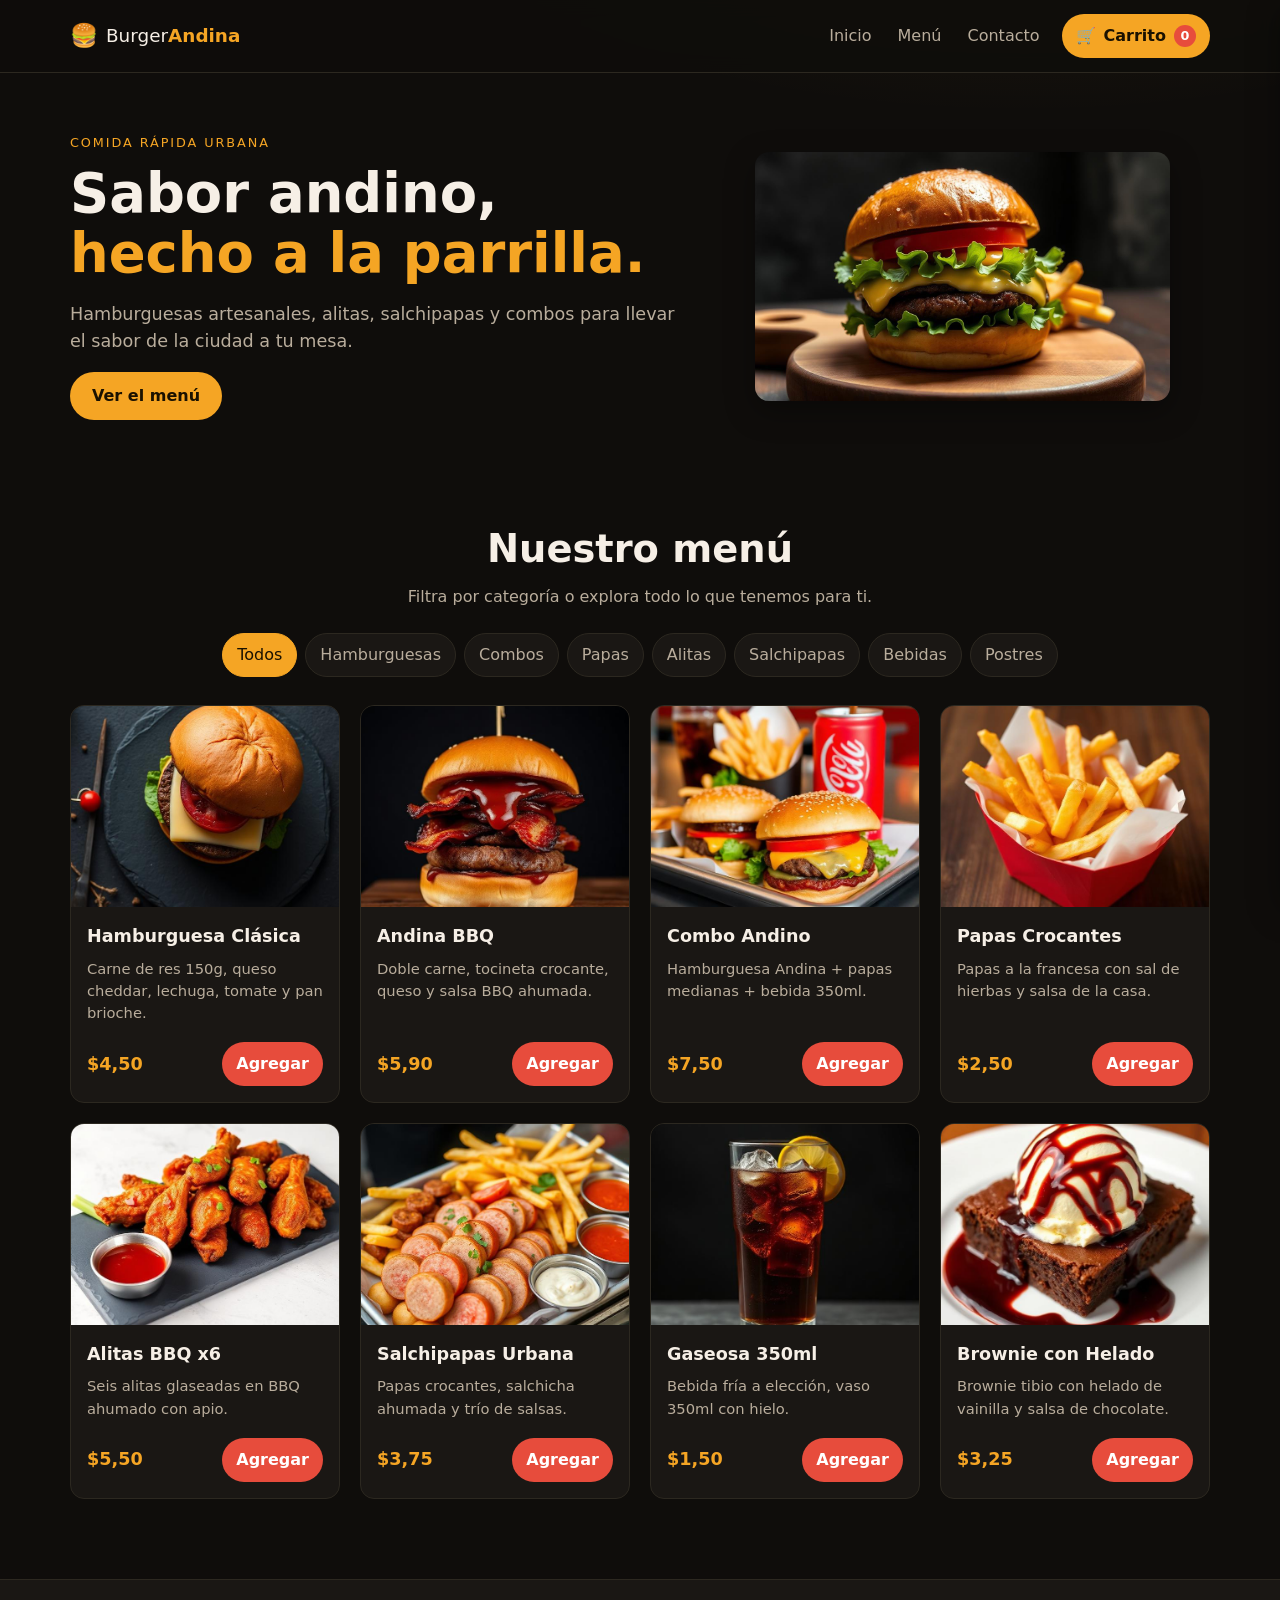
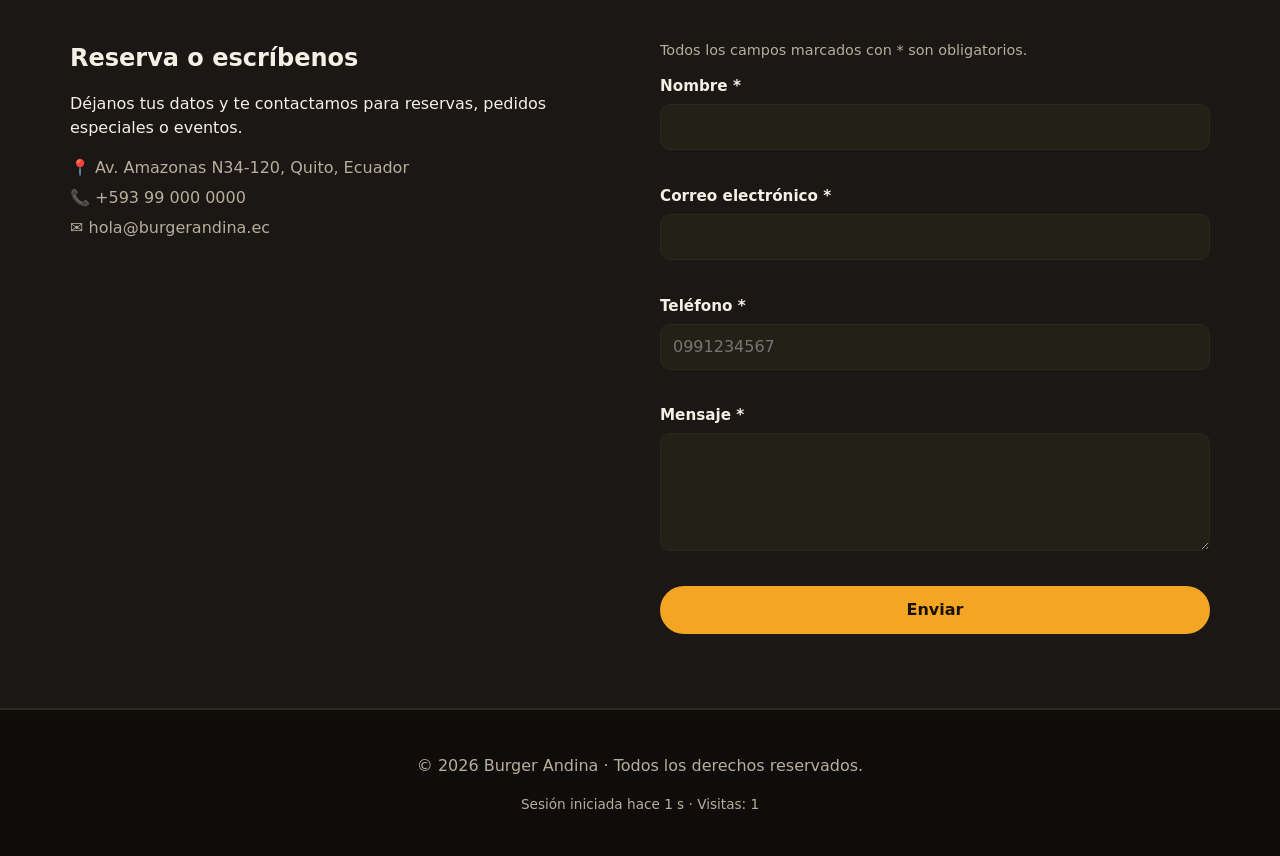
<file: index.html>
<!doctype html>
<html lang="es">
  <head>
    <meta charset="UTF-8" />
    <meta name="viewport" content="width=device-width, initial-scale=1.0" />
    <title>Burger Andina</title>
    <meta http-equiv="refresh" content="0; url=public/burger/" />
    <link rel="canonical" href="public/burger/" />
  </head>
  <body>
    <p>Redirigiendo a <a href="public/burger/">Burger Andina</a>...</p>
    <script>
      window.location.replace('public/burger/');
    </script>
  </body>
</html>
</file>
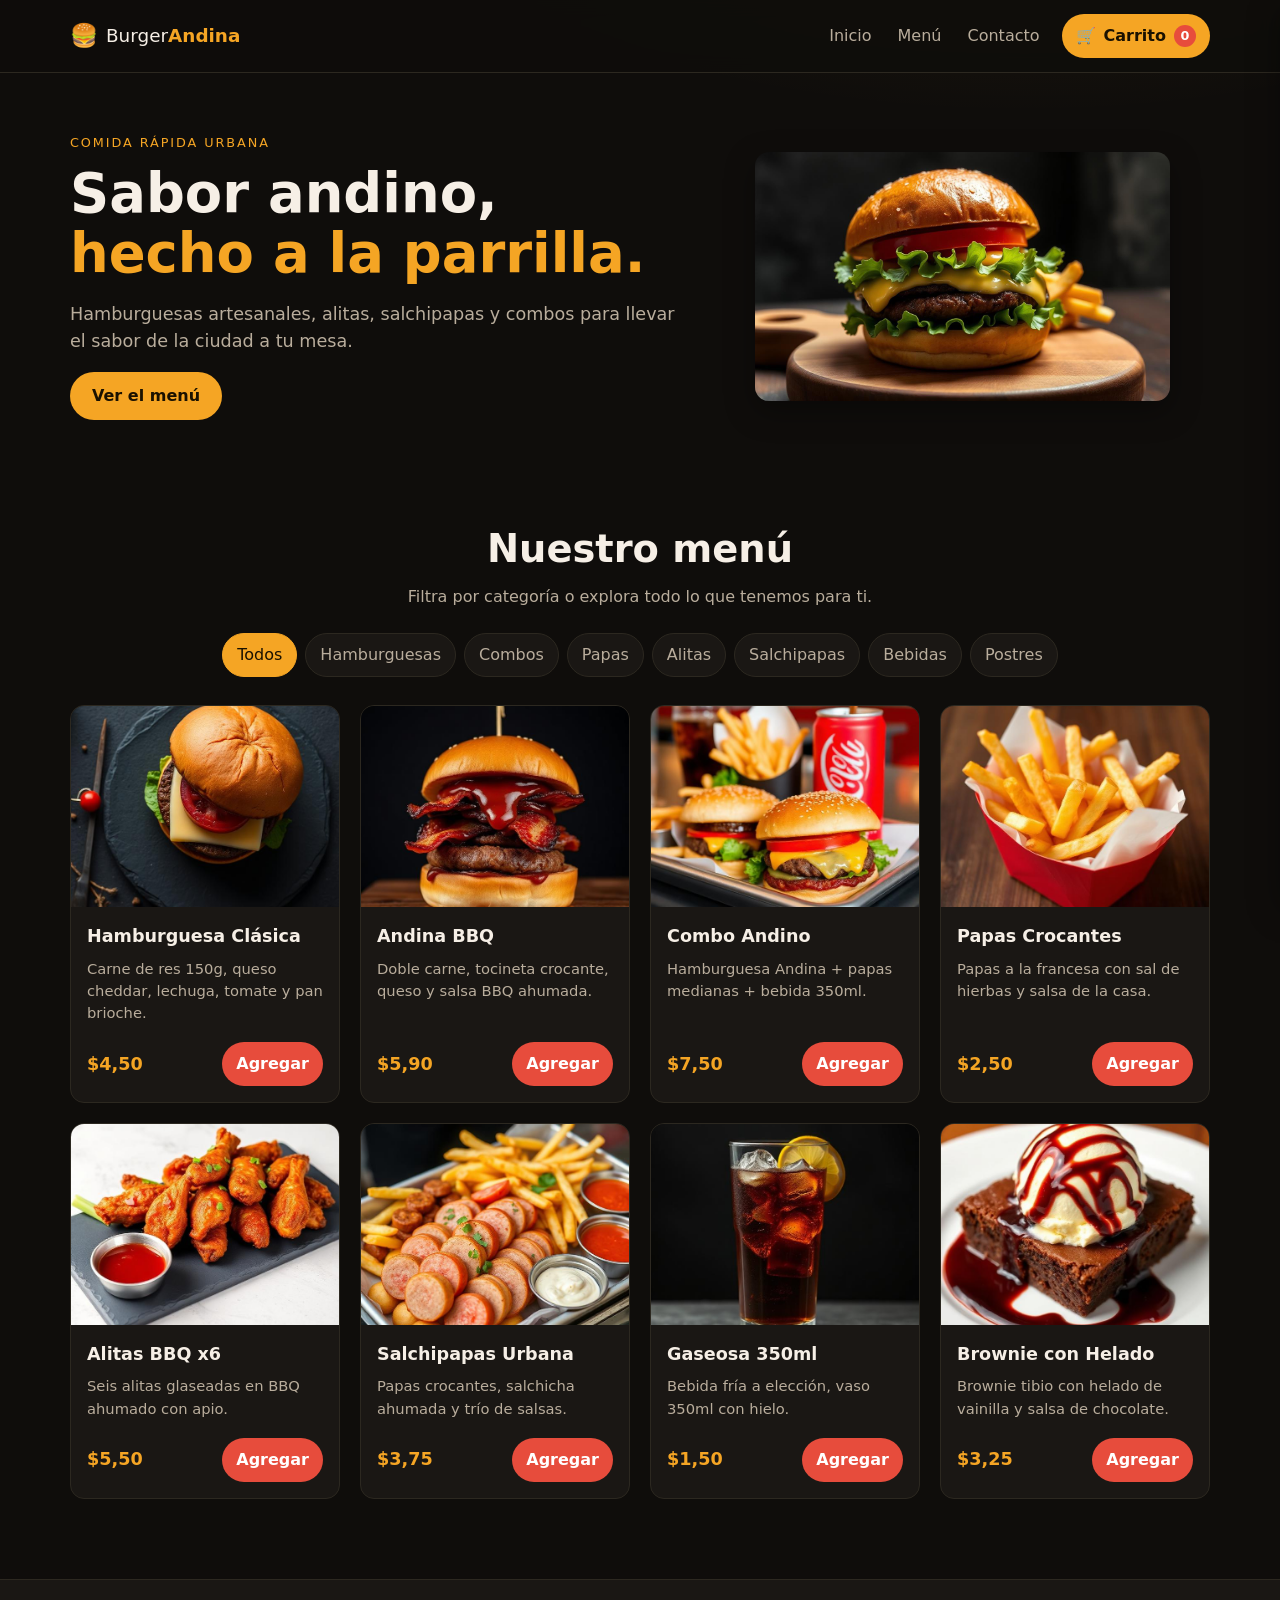
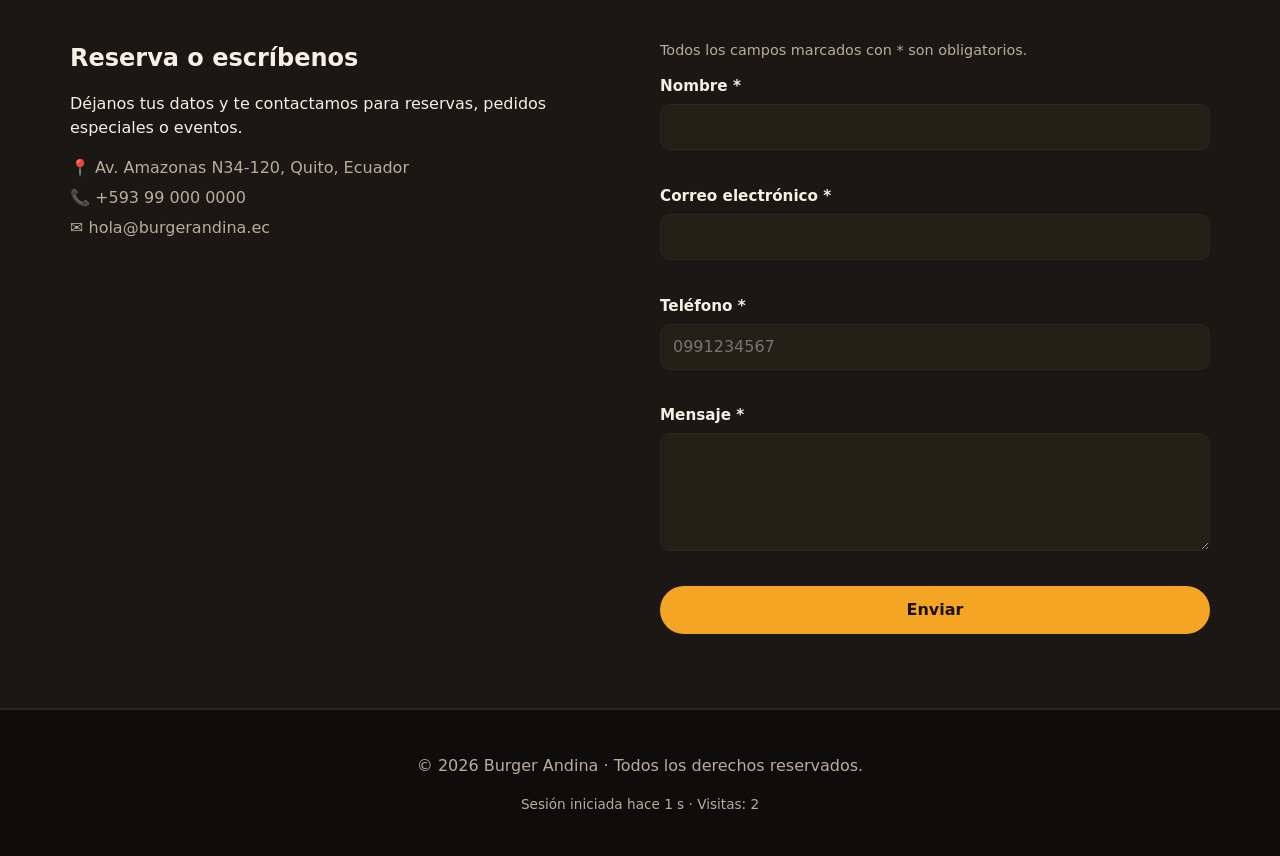
<file: public/burger/index.html>
<!DOCTYPE html>
<html lang="es">
<head>
<meta charset="UTF-8" />
<meta name="viewport" content="width=device-width, initial-scale=1.0" />
<meta name="description" content="Burger Andina - Hamburguesas artesanales urbanas. Pide en línea con nuestro carrito de compras." />
<title>Burger Andina · Sabor urbano artesanal</title>
<link rel="stylesheet" href="assets/css/styles.css" />
</head>
<body>
<a href="#main" class="skip-link">Saltar al contenido principal</a>

<header class="site-header" role="banner">
  <div class="container header-inner">
    <a href="#inicio" class="brand" aria-label="Burger Andina inicio">
      <span class="brand-mark" aria-hidden="true">🍔</span>
      <span>Burger<strong>Andina</strong></span>
    </a>
    <nav class="site-nav" aria-label="Navegación principal">
      <ul>
        <li><a href="#inicio">Inicio</a></li>
        <li><a href="#menu">Menú</a></li>
        <li><a href="#contacto">Contacto</a></li>
      </ul>
    </nav>
    <button id="btn-cart" class="btn-cart" aria-label="Abrir carrito de compras" aria-haspopup="dialog" aria-controls="cart-panel">
      <span aria-hidden="true">🛒</span>
      <span>Carrito</span>
      <span id="cart-count" class="cart-badge" aria-live="polite" aria-atomic="true">0</span>
    </button>
  </div>
</header>

<main id="main">
  <section id="inicio" class="hero" aria-labelledby="hero-title">
    <div class="container hero-inner">
      <div class="hero-text">
        <p class="eyebrow">Comida rápida urbana</p>
        <h1 id="hero-title">Sabor andino, <span>hecho a la parrilla.</span></h1>
        <p class="lead">Hamburguesas artesanales, alitas, salchipapas y combos para llevar el sabor de la ciudad a tu mesa.</p>
        <a href="#menu" class="btn btn-primary">Ver el menú</a>
      </div>
      <figure class="hero-figure">
        <img src="assets/img/hero.jpg" alt="Hamburguesa artesanal con queso derretido sobre tabla de madera" width="1280" height="768" />
      </figure>
    </div>
  </section>

  <section id="menu" class="menu" aria-labelledby="menu-title">
    <div class="container">
      <header class="section-head">
        <h2 id="menu-title">Nuestro menú</h2>
        <p>Filtra por categoría o explora todo lo que tenemos para ti.</p>
      </header>
      <div class="filters" role="toolbar" aria-label="Filtros de categoría">
        <button class="chip is-active" data-filter="todos" aria-pressed="true">Todos</button>
        <button class="chip" data-filter="hamburguesas" aria-pressed="false">Hamburguesas</button>
        <button class="chip" data-filter="combos" aria-pressed="false">Combos</button>
        <button class="chip" data-filter="papas" aria-pressed="false">Papas</button>
        <button class="chip" data-filter="alitas" aria-pressed="false">Alitas</button>
        <button class="chip" data-filter="salchipapas" aria-pressed="false">Salchipapas</button>
        <button class="chip" data-filter="bebidas" aria-pressed="false">Bebidas</button>
        <button class="chip" data-filter="postres" aria-pressed="false">Postres</button>
      </div>
      <div id="catalog" class="grid-cards" aria-live="polite" aria-busy="true">
        <p class="loading">Cargando productos…</p>
      </div>
    </div>
  </section>

  <section id="contacto" class="contact" aria-labelledby="contact-title">
    <div class="container contact-inner">
      <div>
        <h2 id="contact-title">Reserva o escríbenos</h2>
        <p>Déjanos tus datos y te contactamos para reservas, pedidos especiales o eventos.</p>
        <ul class="contact-info">
          <li>📍 Av. Amazonas N34-120, Quito, Ecuador</li>
          <li>📞 +593 99 000 0000</li>
          <li>✉️ hola@burgerandina.ec</li>
        </ul>
      </div>
      <form id="contact-form" class="form" novalidate aria-describedby="form-help">
        <p id="form-help" class="form-help">Todos los campos marcados con * son obligatorios.</p>
        <div class="field">
          <label for="nombre">Nombre *</label>
          <input id="nombre" name="nombre" type="text" required autocomplete="name"
            aria-required="true" aria-describedby="err-nombre" />
          <small id="err-nombre" class="error" role="alert"></small>
        </div>
        <div class="field">
          <label for="email">Correo electrónico *</label>
          <input id="email" name="email" type="email" required autocomplete="email"
            aria-required="true" aria-describedby="err-email" />
          <small id="err-email" class="error" role="alert"></small>
        </div>
        <div class="field">
          <label for="telefono">Teléfono *</label>
          <input id="telefono" name="telefono" type="tel" required autocomplete="tel"
            placeholder="0991234567" aria-required="true" aria-describedby="err-telefono" />
          <small id="err-telefono" class="error" role="alert"></small>
        </div>
        <div class="field">
          <label for="mensaje">Mensaje *</label>
          <textarea id="mensaje" name="mensaje" rows="4" required
            aria-required="true" aria-describedby="err-mensaje"></textarea>
          <small id="err-mensaje" class="error" role="alert"></small>
        </div>
        <button type="submit" class="btn btn-primary">Enviar</button>
        <p id="form-status" class="form-status" role="status" aria-live="polite"></p>
      </form>
    </div>
  </section>
</main>

<aside id="cart-panel" class="cart-panel" role="dialog" aria-labelledby="cart-title" aria-hidden="true" tabindex="-1">
  <div class="cart-head">
    <h2 id="cart-title">Tu carrito</h2>
    <button id="btn-close-cart" class="btn-close" aria-label="Cerrar carrito">✕</button>
  </div>
  <div id="cart-items" class="cart-items" aria-live="polite"></div>
  <footer class="cart-foot">
    <div class="row"><span>Subtotal</span><strong id="cart-subtotal">$0</strong></div>
    <div class="row"><span>IVA (15%)</span><strong id="cart-iva">$0.00</strong></div>
    <div class="row total"><span>Total</span><strong id="cart-total">$0</strong></div>
    <p class="meta">Última actualización: <time id="cart-updated">—</time></p>
    <button id="btn-checkout" class="btn btn-primary btn-block">Finalizar pedido</button>
    <button id="btn-clear" class="btn btn-ghost btn-block">Vaciar carrito</button>
  </footer>
</aside>
<div id="cart-overlay" class="cart-overlay" hidden></div>

<footer class="site-footer" role="contentinfo">
  <div class="container">
    <p>© <span id="year"></span> Burger Andina · Todos los derechos reservados.</p>
    <p class="muted">Sesión iniciada hace <span id="session-time">0</span> s · Visitas: <span id="visits">1</span></p>
  </div>
</footer>

<script type="module" src="js/app.js"></script>
</body>
</html>
</file>
<file: public/burger/assets/css/styles.css>
/* === Burger Andina · Design system === */
:root {
  --bg: #0f0d0b;
  --surface: #1a1714;
  --surface-2: #232017;
  --text: #f6efe6;
  --muted: #b9ad9c;
  --primary: #f5a524;       /* mostaza/ámbar urbano */
  --primary-700: #c47e10;
  --accent: #e74c3c;        /* rojo ketchup */
  --border: #2c2820;
  --ok: #4ade80;
  --err: #ff6b6b;
  --radius: 14px;
  --shadow: 0 10px 30px rgba(0,0,0,.35);
  --container: 1180px;
  --font: 'Inter', system-ui, -apple-system, Segoe UI, Roboto, sans-serif;
}

* { box-sizing: border-box; }
html, body { margin: 0; padding: 0; overflow-x: hidden; }
html { -webkit-text-size-adjust: 100%; }
body {
  font-family: var(--font);
  color: var(--text);
  background: radial-gradient(1200px 600px at 80% -10%, rgba(245,165,36,.12), transparent 60%), var(--bg);
  line-height: 1.5;
  min-height: 100vh;
}
img { max-width: 100%; height: auto; display: block; }
a { color: inherit; text-decoration: none; }
button { font: inherit; cursor: pointer; }

:focus-visible {
  outline: 3px solid var(--primary);
  outline-offset: 2px;
  border-radius: 6px;
}

.skip-link {
  position: absolute; left: -9999px; top: 0; padding: 10px 14px;
  background: var(--primary); color: #1a1100; font-weight: 700; z-index: 1000;
}
.skip-link:focus { left: 12px; top: 12px; }

.container { max-width: var(--container); margin: 0 auto; padding: 0 20px; }

/* Tap targets */
button, .btn, .chip, .btn-cart, .btn-add { min-height: 44px; }
.qty button { min-height: 32px; }

/* === Header === */
.site-header {
  position: sticky; top: 0; z-index: 50;
  background: rgba(15,13,11,.85); backdrop-filter: blur(10px);
  border-bottom: 1px solid var(--border);
}
.header-inner { display: flex; align-items: center; gap: 20px; padding: 14px 20px; }
.brand { display: inline-flex; align-items: center; gap: 8px; font-size: 1.15rem; }
.brand strong { color: var(--primary); }
.brand-mark { font-size: 1.4rem; }
.site-nav { margin-left: auto; }
.site-nav ul { display: flex; gap: 22px; list-style: none; padding: 0; margin: 0; }
.site-nav a { color: var(--muted); font-weight: 500; padding: 6px 2px; border-bottom: 2px solid transparent; }
.site-nav a:hover, .site-nav a:focus-visible { color: var(--text); border-color: var(--primary); }

.btn-cart {
  display: inline-flex; align-items: center; gap: 8px;
  background: var(--primary); color: #1a1100; font-weight: 700;
  border: 0; padding: 10px 14px; border-radius: 999px;
  transition: transform .15s ease, background .15s ease;
}
.btn-cart:hover { background: var(--primary-700); transform: translateY(-1px); }
.cart-badge {
  background: var(--accent); color: #fff;
  min-width: 22px; height: 22px; border-radius: 999px;
  display: inline-flex; align-items: center; justify-content: center;
  font-size: .8rem; padding: 0 6px;
}

/* === Hero === */
.hero { padding: 60px 0; }
.hero-inner { display: grid; grid-template-columns: 1.1fr .9fr; gap: 40px; align-items: center; }
.eyebrow { color: var(--primary); text-transform: uppercase; letter-spacing: .15em; font-size: .8rem; margin: 0 0 12px; }
.hero h1 { font-size: clamp(2rem, 4.5vw, 3.4rem); line-height: 1.1; margin: 0 0 16px; }
.hero h1 span { color: var(--primary); }
.lead { color: var(--muted); font-size: 1.1rem; max-width: 56ch; }
.hero-figure img { border-radius: var(--radius); box-shadow: var(--shadow); }

/* === Buttons === */
.btn {
  display: inline-flex; align-items: center; justify-content: center;
  padding: 12px 22px; border-radius: 999px; border: 0;
  font-weight: 700; transition: all .15s ease;
}
.btn-primary { background: var(--primary); color: #1a1100; }
.btn-primary:hover { background: var(--primary-700); }
.btn-ghost { background: transparent; color: var(--text); border: 1px solid var(--border); }
.btn-ghost:hover { background: var(--surface-2); }
.btn-block { width: 100%; margin-top: 10px; }

/* === Menu === */
.menu { padding: 40px 0 80px; }
.section-head { text-align: center; margin-bottom: 24px; }
.section-head h2 { font-size: clamp(1.6rem, 3vw, 2.4rem); margin: 0 0 8px; }
.section-head p { color: var(--muted); margin: 0; }

.filters { display: flex; flex-wrap: wrap; gap: 8px; justify-content: center; margin-bottom: 28px; }
.chip {
  background: var(--surface); color: var(--muted);
  border: 1px solid var(--border); padding: 8px 14px; border-radius: 999px;
  transition: all .15s;
}
.chip:hover { color: var(--text); }
.chip.is-active { background: var(--primary); color: #1a1100; border-color: var(--primary); }

.grid-cards {
  display: grid; gap: 20px;
  grid-template-columns: repeat(auto-fill, minmax(260px, 1fr));
}
.card {
  background: var(--surface); border: 1px solid var(--border);
  border-radius: var(--radius); overflow: hidden;
  display: flex; flex-direction: column; transition: transform .2s, border-color .2s;
}
.card:hover { transform: translateY(-3px); border-color: var(--primary); }
.card img { aspect-ratio: 4/3; object-fit: cover; }
.card-body { padding: 16px; display: flex; flex-direction: column; gap: 8px; flex: 1; }
.card h3 { margin: 0; font-size: 1.1rem; }
.card p { color: var(--muted); margin: 0; font-size: .92rem; flex: 1; }
.card-footer { display: flex; align-items: center; justify-content: space-between; gap: 10px; margin-top: 10px; }
.price { font-weight: 800; color: var(--primary); font-size: 1.1rem; }
.btn-add {
  background: var(--accent); color: #fff; border: 0;
  padding: 8px 14px; border-radius: 999px; font-weight: 700;
}
.btn-add:hover { filter: brightness(1.1); }
.loading { color: var(--muted); text-align: center; grid-column: 1/-1; }

/* === Contact === */
.contact { padding: 60px 0; background: var(--surface); border-top: 1px solid var(--border); border-bottom: 1px solid var(--border); }
.contact-inner { display: grid; grid-template-columns: 1fr 1fr; gap: 40px; }
.contact h2 { margin: 0 0 12px; }
.contact-info { list-style: none; padding: 0; color: var(--muted); display: grid; gap: 6px; }
.form { display: grid; gap: 14px; }
.form-help { color: var(--muted); margin: 0; font-size: .9rem; }
.field { display: grid; gap: 6px; }
.field label { font-weight: 600; font-size: .95rem; }
.field input, .field textarea {
  background: var(--surface-2); border: 1px solid var(--border); color: var(--text);
  padding: 10px 12px; border-radius: 10px; font: inherit;
}
.field input[aria-invalid="true"], .field textarea[aria-invalid="true"] { border-color: var(--err); }
.error { color: var(--err); min-height: 1.1em; font-size: .85rem; }
.form-status { color: var(--ok); margin: 0; }

/* === Cart panel === */
.cart-panel {
  position: fixed; top: 0; right: 0; height: 100vh; width: min(420px, 100%);
  background: var(--surface); border-left: 1px solid var(--border);
  transform: translateX(100%); transition: transform .25s ease;
  display: flex; flex-direction: column; z-index: 100; box-shadow: var(--shadow);
}
.cart-panel.is-open { transform: translateX(0); }
.cart-head { display: flex; align-items: center; justify-content: space-between; padding: 18px 20px; border-bottom: 1px solid var(--border); }
.cart-head h2 { margin: 0; font-size: 1.2rem; }
.btn-close { background: transparent; color: var(--text); border: 0; font-size: 1.2rem; }
.cart-items { flex: 1; overflow-y: auto; padding: 14px 20px; display: grid; gap: 12px; }
.cart-item {
  display: grid; grid-template-columns: 64px 1fr auto; gap: 12px; align-items: center;
  background: var(--surface-2); padding: 10px; border-radius: 12px; border: 1px solid var(--border);
}
.cart-item img { width: 64px; height: 64px; object-fit: cover; border-radius: 8px; }
.cart-item h4 { margin: 0; font-size: .95rem; }
.cart-item small { color: var(--muted); }
.qty { display: inline-flex; align-items: center; gap: 6px; margin-top: 4px; }
.qty button {
  width: 26px; height: 26px; border-radius: 6px; border: 1px solid var(--border);
  background: var(--surface); color: var(--text);
}
.qty span { min-width: 20px; text-align: center; }
.btn-remove { background: transparent; color: var(--err); border: 0; font-size: 1.1rem; }
.empty-cart { color: var(--muted); text-align: center; padding: 40px 0; }

.cart-foot { padding: 16px 20px; border-top: 1px solid var(--border); }
.cart-foot .row { display: flex; justify-content: space-between; padding: 4px 0; color: var(--muted); }
.cart-foot .row.total { color: var(--text); font-size: 1.15rem; padding-top: 10px; border-top: 1px dashed var(--border); margin-top: 6px; }
.cart-foot .meta { color: var(--muted); font-size: .8rem; margin: 8px 0; }

.cart-overlay {
  position: fixed; inset: 0; background: rgba(0,0,0,.55); z-index: 90;
}

/* === Footer === */
.site-footer { padding: 28px 0; border-top: 1px solid var(--border); text-align: center; color: var(--muted); }
.muted { color: var(--muted); font-size: .85rem; }

/* === Responsive === */
@media (max-width: 1024px) {
  .hero { padding: 40px 0; }
  .grid-cards { grid-template-columns: repeat(auto-fill, minmax(220px, 1fr)); }
}
@media (max-width: 860px) {
  .hero-inner, .contact-inner { grid-template-columns: 1fr; }
  .site-nav { display: none; }
  .header-inner { gap: 10px; }
  .hero-figure { order: -1; max-width: 480px; margin: 0 auto; }
  .hero-figure img { width: 100%; max-height: 320px; object-fit: cover; }
}
@media (max-width: 480px) {
  .btn-cart span:nth-child(2) { display: none; }
  .container { padding: 0 14px; }
  .hero { padding: 24px 0; }
  .hero-figure img { max-height: 240px; }
  .hero h1 { font-size: clamp(1.6rem, 7vw, 2.2rem); }
  .lead { font-size: 1rem; }
  .menu { padding: 24px 0 56px; }
  .grid-cards { grid-template-columns: 1fr; gap: 14px; }
  .card img { aspect-ratio: 16/10; }
  .filters { gap: 6px; }
  .chip { padding: 8px 12px; font-size: .9rem; }
  .contact { padding: 40px 0; }
  .cart-panel { width: 100%; }
  .cart-item { grid-template-columns: 56px 1fr auto; }
  .cart-item img { width: 56px; height: 56px; }
  .header-inner { padding: 10px 14px; }
  .brand { font-size: 1rem; }
}
@media (max-width: 360px) {
  .hero h1 { font-size: 1.5rem; }
  .btn { padding: 10px 16px; }
}
}

/* Reduce motion */
@media (prefers-reduced-motion: reduce) {
  * { transition: none !important; animation: none !important; }
}
</file>
